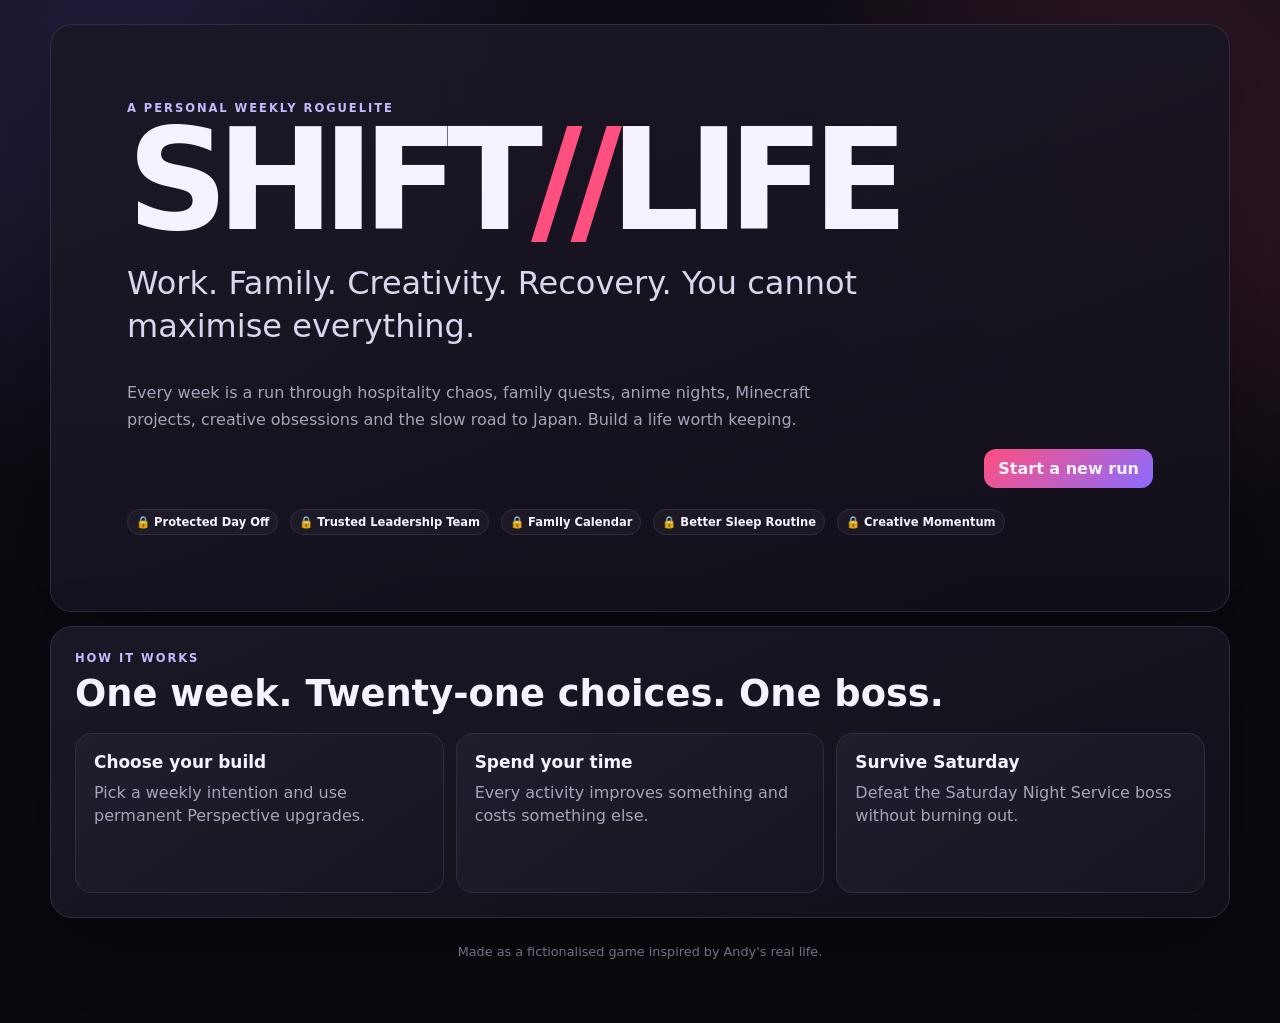
<file: index.html>
<!doctype html>
<html lang="en">
<head>
  <meta charset="utf-8" />
  <meta name="viewport" content="width=device-width,initial-scale=1" />
  <meta http-equiv="refresh" content="0; url=./play.html" />
  <title>Opening SHIFT//LIFE…</title>
  <script>window.location.replace('./play.html');</script>
</head>
<body>
  <p><a href="./play.html">Tap here to play SHIFT//LIFE</a></p>
</body>
</html>
</file>
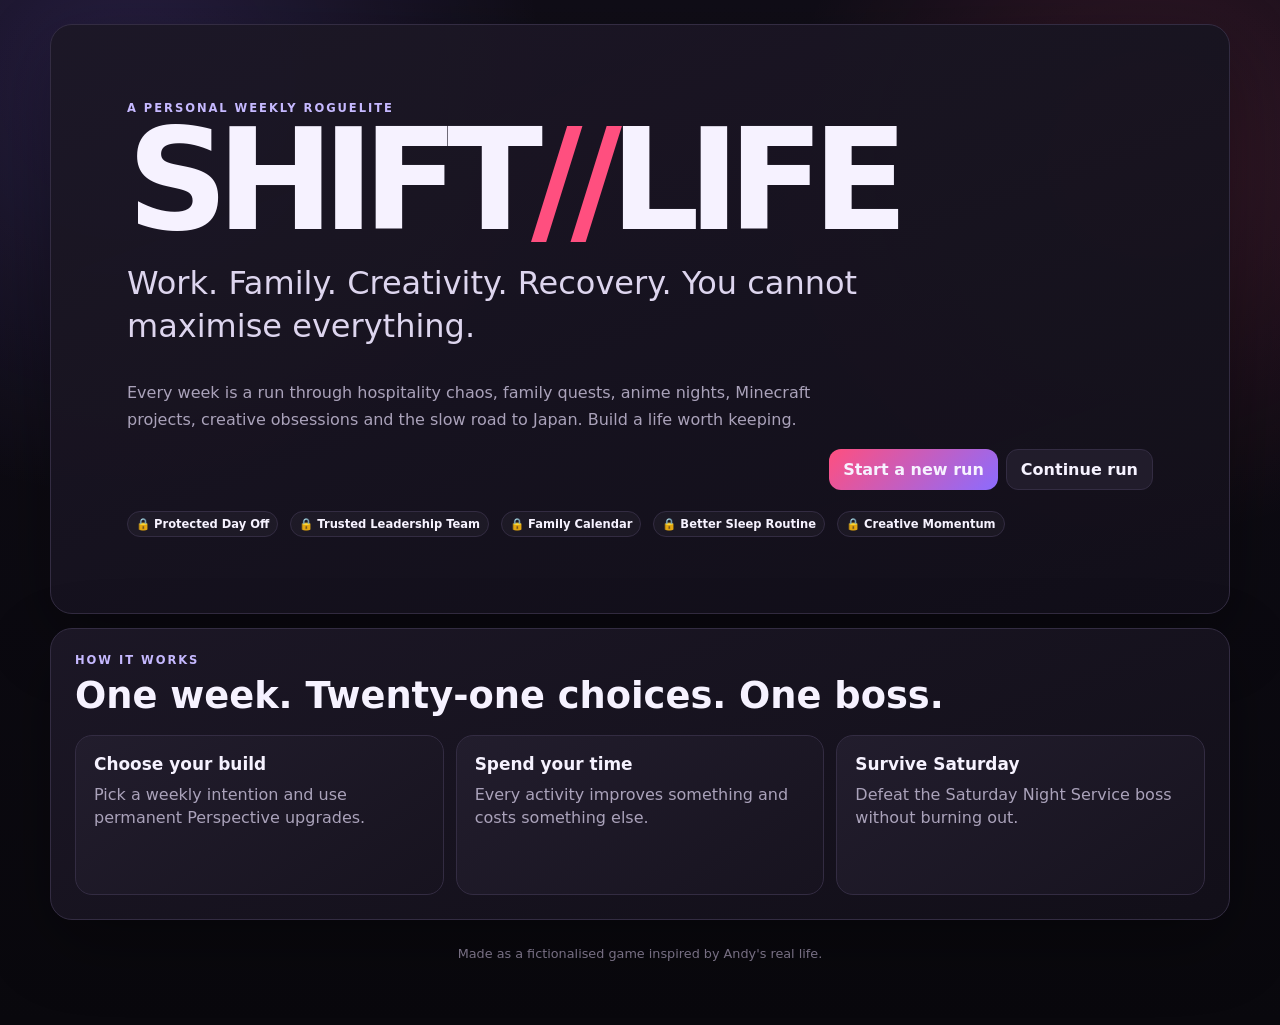
<file: play.html>
<!doctype html>
<html lang="en">
<head>
  <meta charset="utf-8" />
  <meta name="viewport" content="width=device-width,initial-scale=1,viewport-fit=cover" />
  <meta name="theme-color" content="#0a0810" />
  <meta name="description" content="SHIFT//LIFE — Andy's personal weekly roguelite." />
  <title>SHIFT//LIFE</title>
  <style>
    :root{
      color-scheme:dark;
      --bg:#09080d;--panel:#15121d;--panel2:#1b1724;--line:#332c42;
      --text:#f6f2ff;--muted:#aaa2ba;--pink:#ff4f7f;--violet:#8b6cff;
      --green:#78e0b4;--red:#ff8597;--gold:#ffd166;--blue:#72c7ff;
      font-family:Inter,ui-sans-serif,system-ui,-apple-system,BlinkMacSystemFont,"Segoe UI",sans-serif;
    }
    *{box-sizing:border-box} html{min-height:100%;background:var(--bg)}
    body{margin:0;min-width:320px;min-height:100vh;color:var(--text);background:
      radial-gradient(circle at 10% 8%,rgba(139,108,255,.18),transparent 28%),
      radial-gradient(circle at 90% 16%,rgba(255,79,127,.16),transparent 26%),
      linear-gradient(180deg,#100d17 0%,#09080d 100%);}
    button{font:inherit}button:focus-visible{outline:3px solid #a893ff;outline-offset:3px}
    .app{width:min(1180px,calc(100% - 22px));margin:auto;padding:12px 0 64px}
    .panel{background:linear-gradient(160deg,rgba(28,23,38,.97),rgba(18,15,25,.96));border:1px solid var(--line);border-radius:22px;box-shadow:0 24px 70px rgba(0,0,0,.32)}
    .top{display:flex;align-items:center;justify-content:space-between;gap:20px;padding:19px 22px;position:sticky;top:8px;z-index:5;backdrop-filter:blur(16px)}
    .brand{font-weight:950;letter-spacing:-.06em;font-size:clamp(1.7rem,5vw,3.2rem);line-height:.9}.brand b{color:var(--pink)}
    .eyebrow{margin:0 0 7px;font-size:.72rem;font-weight:900;letter-spacing:.17em;color:#c6b9ff}
    h1,h2,h3,p{margin-top:0}.top h2{margin:0;font-size:clamp(1.2rem,4vw,2.1rem)}.top h2 span{color:var(--muted);font-size:.55em;font-weight:700}
    .controls{display:flex;flex-wrap:wrap;justify-content:flex-end;gap:8px}
    .btn{border:1px solid var(--line);border-radius:12px;padding:10px 14px;color:var(--text);background:#211c2b;cursor:pointer;font-weight:800;transition:.15s transform,.15s border-color,.15s background}
    .btn:hover{transform:translateY(-2px);border-color:#6f5a94}.btn.primary{border:0;background:linear-gradient(135deg,var(--pink),var(--violet))}.btn.ghost{background:transparent;color:var(--muted)}
    .hero{padding:clamp(30px,7vw,76px);margin-top:12px}.hero h1{font-size:clamp(3.3rem,13vw,8.8rem);line-height:.83;letter-spacing:-.085em;margin-bottom:23px}.hero h1 b{color:var(--pink)}
    .hero .lead{font-size:clamp(1.2rem,3vw,2rem);max-width:780px;color:#ddd5ee;line-height:1.35}.hero .copy{max-width:720px;color:var(--muted);line-height:1.65}
    .section{padding:24px;margin-top:14px}.section-head{display:flex;align-items:flex-end;justify-content:space-between;gap:16px;margin-bottom:18px}.section-head h2{margin:0;font-size:clamp(1.45rem,4vw,2.3rem)}
    .grid{display:grid;grid-template-columns:repeat(3,minmax(0,1fr));gap:12px}
    .card{width:100%;min-height:160px;text-align:left;border:1px solid var(--line);border-radius:17px;background:linear-gradient(145deg,#221d2d,#17131f);color:var(--text);padding:18px;cursor:pointer;display:flex;flex-direction:column;align-items:flex-start;transition:.16s transform,.16s border-color,.16s background}
    .card:hover{transform:translateY(-3px);border-color:#7f64ad;background:linear-gradient(145deg,#2d2440,#1d1728)}.card strong{font-size:1.06rem}.card p{color:var(--muted);line-height:1.45;margin:9px 0 16px}.card .effects{margin-top:auto}
    .tag,.fx,.pill{display:inline-flex;align-items:center;gap:5px;border:1px solid var(--line);border-radius:999px;padding:5px 8px;font-size:.72rem;font-weight:900;margin:3px 4px 0 0;background:rgba(255,255,255,.035)}
    .fx.good{color:var(--green)}.fx.bad{color:var(--red)}.pill{font-size:.8rem;padding:8px 11px;color:#ddd5ee}
    .stats{display:grid;grid-template-columns:repeat(6,minmax(0,1fr));gap:9px;margin:14px 0}.stat{padding:13px;border:1px solid var(--line);border-radius:15px;background:var(--panel2)}.stat.danger{border-color:#8e3d51;box-shadow:inset 0 0 0 1px rgba(255,79,127,.2)}
    .stat-head{display:flex;justify-content:space-between;gap:9px;font-size:.78rem}.stat-head span{color:var(--muted)}.meter{height:7px;border-radius:999px;background:#2c2638;overflow:hidden;margin-top:10px}.meter i{display:block;height:100%;border-radius:inherit;background:linear-gradient(90deg,var(--violet),var(--pink))}
    .choice-layout{display:grid;grid-template-columns:minmax(0,1.65fr) minmax(280px,.7fr);gap:14px}.activity-grid{display:grid;grid-template-columns:repeat(2,minmax(0,1fr));gap:11px}.activity-grid .card{min-height:150px}
    .timeline{padding:21px}.timeline article{padding:14px 0;border-top:1px solid var(--line)}.timeline article:first-child{border-top:0}.timeline strong{display:block}.timeline p{margin:5px 0 0;color:var(--muted);line-height:1.45;font-size:.92rem}
    .event{padding:clamp(25px,6vw,58px);border-color:#5b446e;background:linear-gradient(150deg,#24182f,#15121d)}.event h2{font-size:clamp(2rem,7vw,4.6rem);line-height:.96;letter-spacing:-.045em}.event .story{max-width:760px;font-size:1.08rem;color:#d8d0e7;line-height:1.62}.event .grid{margin-top:24px}
    .boss{border-color:#7f334d;background:linear-gradient(150deg,#3a1724,#17121b)}.bossbar{margin:24px 0}.bossbar div:first-child{display:flex;justify-content:space-between;font-weight:900}.bossbar .meter{height:13px}.bossbar .meter i{background:linear-gradient(90deg,#ffad5c,#ff466e)}
    .ending{text-align:center;padding:clamp(38px,9vw,90px)}.ending h2{font-size:clamp(2.3rem,8vw,6rem);letter-spacing:-.06em;line-height:.94}.ending p{max-width:760px;margin:18px auto;color:var(--muted);font-size:1.08rem;line-height:1.7}.reward{display:inline-block;margin:10px 0 25px;padding:12px 16px;border:1px solid #6e5795;border-radius:999px;background:#241d33;font-weight:900;color:#d8ccff}
    .meta{display:flex;flex-wrap:wrap;gap:8px;margin-top:18px}.notice{padding:11px 14px;border:1px solid var(--line);border-radius:12px;color:var(--muted);background:#15121c}
    .hidden{display:none!important}.toast{position:fixed;right:16px;bottom:16px;z-index:20;padding:12px 16px;border-radius:12px;background:#2a2139;border:1px solid #654f86;box-shadow:0 20px 50px rgba(0,0,0,.4);font-weight:800;animation:pop .18s ease-out}@keyframes pop{from{transform:translateY(12px);opacity:0}}
    footer{text-align:center;color:#776f83;padding:26px 8px 0;font-size:.8rem}
    @media(max-width:900px){.grid{grid-template-columns:repeat(2,minmax(0,1fr))}.stats{grid-template-columns:repeat(3,minmax(0,1fr))}.choice-layout{grid-template-columns:1fr}}
    @media(max-width:620px){.app{width:min(100% - 14px,1180px);padding-top:7px}.top{align-items:flex-start;position:static}.top,.section-head{flex-direction:column}.controls{justify-content:flex-start}.grid,.activity-grid{grid-template-columns:1fr}.stats{grid-template-columns:repeat(2,minmax(0,1fr))}.card{min-height:138px}.hero{padding:34px 22px}.section{padding:19px}}
  </style>
</head>
<body>
<div id="app" class="app"></div>
<script>
(() => {
  'use strict';
  const SAVE_KEY='shift-life-v2';
  const DAYS=['Monday','Tuesday','Wednesday','Thursday','Friday','Saturday','Sunday'];
  const SLOTS=['Morning','Day','Evening'];
  const META={
    energy:{label:'Energy',icon:'⚡',max:100},stress:{label:'Stress',icon:'🌀',max:100},
    family:{label:'Family',icon:'🏠',max:100},team:{label:'Team',icon:'🤝',max:100},
    creativity:{label:'Creativity',icon:'✦',max:100},cash:{label:'Cash',icon:'£',max:300}
  };
  const INTENTIONS=[
    {id:'family',name:'Family First',desc:'Protect the moments that make all the graft worth it.',fx:{family:15,energy:5,team:-4}},
    {id:'work',name:'Crush the Forecast',desc:'Push the venue hard, build the team and pray payroll behaves.',fx:{team:14,cash:25,stress:10}},
    {id:'create',name:'Creative Awakening',desc:'Turn music, THRESHOLD and game ideas into something real.',fx:{creativity:20,energy:-6,stress:5}},
    {id:'recover',name:'Recovery Week',desc:'Rest like it is part of the plan, not proof you failed.',fx:{energy:22,stress:-16,cash:-10}},
    {id:'hero',name:'Main Character Energy',desc:'A bit of progress everywhere, powered by unreasonable confidence.',fx:{energy:5,family:5,team:5,creativity:5,stress:5}},
    {id:'chaos',name:'Absolute Chaos',desc:'Mystery bonuses. Mystery damage. Very on brand.',chaos:true,fx:{}}
  ];
  const ACTIVITIES=[
    {id:'shift',title:'Run the Orange Tree',desc:'Lead the shift, rescue service and absorb the unexpected.',fx:{energy:-15,stress:12,team:12,cash:22}},
    {id:'coach',title:'Coach the Team',desc:'Develop people so Andy does not have to become the whole venue.',fx:{energy:-8,stress:-2,team:17,cash:5}},
    {id:'becky',title:'Time with Becky',desc:'Put the phone down, make an actual dinner decision and reconnect.',fx:{energy:-5,stress:-13,family:18,cash:-8}},
    {id:'kids',title:'Family Quest Night',desc:'Anime with Isla, Minecraft with Quinn, chaos with everyone.',fx:{energy:-7,stress:-10,family:17,creativity:5}},
    {id:'create',title:'Create Something',desc:'Write a song, build THRESHOLD or improve SHIFT//LIFE.',fx:{energy:-12,stress:3,creativity:21}},
    {id:'rest',title:'Actually Rest',desc:'Eat properly, switch off and sleep before another idea arrives.',fx:{energy:25,stress:-19,creativity:-2}},
    {id:'japan',title:'Build the Japan Fund',desc:'Plan Tokyo and stop side quests eating the travel money.',fx:{energy:-4,stress:-3,family:5,cash:16}},
    {id:'hobby',title:'Cards, Games & Anime',desc:'Reset with Xbox, Union Arena, Pokémon or one episode that becomes four.',fx:{energy:-5,stress:-11,family:7,creativity:7,cash:-5}}
  ];
  const EVENTS=[
    {title:'The 7:04 AM Call-In',story:'A message lands before breakfast: tonight\'s shift is suddenly one person lighter.',choices:[
      {name:'Cover it yourself',desc:'Fast and dependable, but Andy pays the full cost.',fx:{energy:-13,stress:11,team:-2,cash:7}},
      {name:'Delegate the solution',desc:'Give the managers ownership and back them properly.',fx:{energy:-4,stress:4,team:12}},
      {name:'Rebuild the plan',desc:'Trim non-essential jobs and protect service.',fx:{energy:-6,stress:5,team:5,cash:-3}}]},
    {title:'The Dinner Question',story:'Becky asks what you want for dinner. The entire management skillset suddenly stops working.',choices:[
      {name:'Make a decision immediately',desc:'A rare display of domestic leadership.',fx:{family:10,stress:-7,cash:-5}},
      {name:'Cook together',desc:'More effort, better night.',fx:{energy:-6,family:15,stress:-9,cash:-8}},
      {name:'Order something',desc:'Easy win. Japan fund takes a small hit.',fx:{family:8,stress:-8,cash:-18}}]},
    {title:'Named Five-Star Review',story:'A guest names one of the team and praises the whole experience.',choices:[
      {name:'Celebrate publicly',desc:'Recognition turns one win into team momentum.',fx:{team:14,stress:-5}},
      {name:'Reward the person privately',desc:'A quieter but meaningful leadership moment.',fx:{team:10,family:2,stress:-4}},
      {name:'Immediately raise the target',desc:'Classic hospitality brain.',fx:{team:-5,stress:8,cash:5}}]},
    {title:'New Project at 1:00 AM',story:'A brilliant new idea appears at the exact time a sensible person would be asleep.',choices:[
      {name:'Write it all now',desc:'Huge creative progress. Tomorrow Andy becomes a ghost.',fx:{creativity:18,energy:-16,stress:8}},
      {name:'Capture five lines and sleep',desc:'The responsible creative build.',fx:{creativity:9,energy:4,stress:-2}},
      {name:'Ignore it',desc:'Sleep wins, but the idea may not return.',fx:{energy:12,stress:-5,creativity:-5}}]},
    {title:'The Wine Cooler Incident',story:'A wine cooler is holding sanitiser spray. Nobody knows why. Everybody knows it has happened before.',choices:[
      {name:'Send the message',desc:'Clear expectation. Slightly terrifying punctuation.',fx:{team:4,stress:4}},
      {name:'Buy proper storage',desc:'Solve the system, not just the symptom.',fx:{team:8,cash:-12,stress:-4}},
      {name:'Move it yourself again',desc:'The problem disappears until tomorrow.',fx:{energy:-4,stress:7,team:-3}}]},
    {title:'Dad, Look What I Made',story:'Quinn reveals a Minecraft build that is confusing, ambitious and secretly brilliant.',choices:[
      {name:'Join the build',desc:'The main quest can wait.',fx:{family:15,stress:-9,creativity:8,energy:-5}},
      {name:'Give him a new challenge',desc:'Quinn gains a side quest. Andy gains peace.',fx:{family:10,creativity:5,stress:-5}},
      {name:'Finish your own objective',desc:'Efficient, but slightly less magical.',fx:{family:-3,creativity:6}}]},
    {title:'Attack on Titan Theory',story:'Isla notices a detail that makes the entire story feel more suspicious.',choices:[
      {name:'Pause and debate it',desc:'The episode becomes a full investigation.',fx:{family:12,creativity:8,stress:-6}},
      {name:'Keep watching',desc:'Answers may arrive. Sleep may not.',fx:{family:8,energy:-7,stress:-5}},
      {name:'Pretend you already knew',desc:'A dangerous bluff.',fx:{family:3,stress:2}}]},
    {title:'Forecast Refocused',story:'The sales forecast changes after the rota is already live.',choices:[
      {name:'Rewrite everything',desc:'Maximum control, minimum remaining patience.',fx:{energy:-12,stress:12,team:-4,cash:10}},
      {name:'Make targeted changes',desc:'Protect service and cut only what matters.',fx:{energy:-6,stress:5,team:5,cash:8}},
      {name:'Trust the original plan',desc:'Bold. Possibly wise. Possibly expensive.',fx:{stress:4,team:3,cash:-10}}]},
    {title:'Binder Treasure',story:'A forgotten Pokémon card looks much more valuable than expected.',choices:[
      {name:'Sell it',desc:'The Japan fund approves.',fx:{cash:28,creativity:-2}},
      {name:'Grade it',desc:'Spend now for a chance at legendary loot later.',fx:{cash:-14,creativity:8,stress:3}},
      {name:'Keep it forever',desc:'Collector logic cannot be defeated.',fx:{creativity:6,family:3}}]}
  ];
  const BOSS_ACTIONS=[
    {id:'delegate',name:'Delegate & Direct',desc:'Use the team properly instead of becoming every role.',damage:29,fx:{energy:-6,stress:4,team:8}},
    {id:'section',name:'Jump on Section',desc:'Huge immediate impact. Huge personal cost.',damage:43,fx:{energy:-16,stress:11,team:3}},
    {id:'guest',name:'Guest Recovery',desc:'Stabilise sentiment and buy the floor breathing room.',damage:23,fx:{energy:-5,stress:-3,team:4,cash:-10}},
    {id:'reset',name:'Five-Minute Reset',desc:'Slow the panic, regroup and make the next move stronger.',damage:13,fx:{energy:5,stress:-10,team:2}}
  ];
  const UPGRADES=[
    {id:'boundaries',name:'Protected Day Off',cost:4,desc:'Start each run with −8 stress.',apply:s=>s.stats.stress-=8},
    {id:'delegation',name:'Trusted Leadership Team',cost:5,desc:'Start each run with +10 team morale.',apply:s=>s.stats.team+=10},
    {id:'home',name:'Family Calendar',cost:5,desc:'Start each run with +10 family connection.',apply:s=>s.stats.family+=10},
    {id:'sleep',name:'Better Sleep Routine',cost:6,desc:'Start each run with +12 energy.',apply:s=>s.stats.energy+=12},
    {id:'spark',name:'Creative Momentum',cost:6,desc:'Start each run with +12 creativity.',apply:s=>s.stats.creativity+=12}
  ];
  const INITIAL={energy:70,stress:20,family:50,team:45,creativity:38,cash:105};
  const freshMeta=()=>({perspective:0,unlocks:[]});
  const freshRun=(meta=freshMeta())=>({version:2,screen:'start',day:0,slot:0,intention:null,stats:{...INITIAL},meta:{...meta,unlocks:[...meta.unlocks]},log:[{title:'Monday Reset',text:'A new week begins. Choose what matters before the week chooses for you.'}],pendingEvent:null,eventDeck:[],actions:0,boss:{active:false,health:100,round:0,defeated:false},ending:null});
  let state=load()||freshRun();
  const app=document.getElementById('app');

  function clamp(){for(const k of Object.keys(META)){const max=META[k].max;state.stats[k]=Math.max(0,Math.min(max,Math.round(state.stats[k]||0)));}}
  function apply(fx={}){for(const [k,v] of Object.entries(fx))state.stats[k]=(state.stats[k]||0)+v;clamp();}
  function log(title,text){state.log.unshift({title,text});state.log=state.log.slice(0,18)}
  function save(show=false){localStorage.setItem(SAVE_KEY,JSON.stringify(state));if(show)toast('Run saved')}
  function load(){try{const x=JSON.parse(localStorage.getItem(SAVE_KEY));return x&&x.version===2?x:null}catch{return null}}
  function fmtFx(k,v){const bad=k==='stress'?v>0:v<0;const sign=v>0?'+':'';return `<span class="fx ${bad?'bad':'good'}">${META[k]?.icon||''} ${sign}${v}</span>`}
  function effects(fx){return Object.entries(fx||{}).map(([k,v])=>fmtFx(k,v)).join('')}
  function top(){if(state.screen==='start')return'';const day=DAYS[Math.min(state.day,6)]||'Run complete',slot=SLOTS[state.slot]||'';return `<header class="top panel"><div><p class="eyebrow">SHIFT//LIFE</p><h2>${day} <span>${slot}</span></h2></div><div class="controls"><span class="pill">✦ ${state.meta.perspective}</span><button class="btn" data-act="save">Save</button><button class="btn ghost" data-act="home">Menu</button></div></header>`}
  function stats(){return `<section class="stats">${Object.entries(META).map(([k,m])=>{const v=state.stats[k],danger=k==='stress'?v>=76:(k!=='cash'&&v<=18),pct=Math.min(100,(v/m.max)*100);return `<article class="stat ${danger?'danger':''}"><div class="stat-head"><span>${m.icon} ${m.label}</span><strong>${k==='cash'?'£':''}${v}</strong></div><div class="meter"><i style="width:${pct}%"></i></div></article>`}).join('')}</section>`}
  function renderStart(){app.innerHTML=`<main>${top()}<section class="hero panel"><p class="eyebrow">A PERSONAL WEEKLY ROGUELITE</p><h1>SHIFT<b>//</b>LIFE</h1><p class="lead">Work. Family. Creativity. Recovery. You cannot maximise everything.</p><p class="copy">Every week is a run through hospitality chaos, family quests, anime nights, Minecraft projects, creative obsessions and the slow road to Japan. Build a life worth keeping.</p><div class="controls"><button class="btn primary" data-act="new">Start a new run</button>${localStorage.getItem(SAVE_KEY)?'<button class="btn" data-act="continue">Continue run</button>':''}</div><div class="meta">${UPGRADES.map(u=>`<span class="tag">${state.meta.unlocks.includes(u.id)?'✓':'🔒'} ${u.name}</span>`).join('')}</div></section><section class="section panel"><div class="section-head"><div><p class="eyebrow">HOW IT WORKS</p><h2>One week. Twenty-one choices. One boss.</h2></div></div><div class="grid"><article class="card" style="cursor:default"><strong>Choose your build</strong><p>Pick a weekly intention and use permanent Perspective upgrades.</p></article><article class="card" style="cursor:default"><strong>Spend your time</strong><p>Every activity improves something and costs something else.</p></article><article class="card" style="cursor:default"><strong>Survive Saturday</strong><p>Defeat the Saturday Night Service boss without burning out.</p></article></div></section></main><footer>Made as a fictionalised game inspired by Andy's real life.</footer>`}
  function renderIntentions(){app.innerHTML=`<main>${top()}<section class="section panel"><div class="section-head"><div><p class="eyebrow">MONDAY RESET</p><h2>Choose this week's intention</h2></div></div><div class="grid">${INTENTIONS.map(i=>`<button class="card" data-intent="${i.id}"><strong>${i.name}</strong><p>${i.desc}</p><div class="effects">${i.chaos?'<span class="tag">???</span>':effects(i.fx)}</div></button>`).join('')}</div></section>${renderUpgrades()}</main>`}
  function renderUpgrades(){const available=UPGRADES.filter(u=>!state.meta.unlocks.includes(u.id));return `<section class="section panel"><div class="section-head"><div><p class="eyebrow">PERMANENT PROGRESSION</p><h2>Spend Perspective</h2></div><span class="pill">✦ ${state.meta.perspective}</span></div>${available.length?`<div class="grid">${available.map(u=>`<button class="card" data-upgrade="${u.id}" ${state.meta.perspective<u.cost?'disabled':''}><strong>${u.name}</strong><p>${u.desc}</p><span class="tag">✦ ${u.cost}</span></button>`).join('')}</div>`:'<div class="notice">Every current permanent upgrade is unlocked.</div>'}</section>`}
  function activityCard(a){return `<button class="card" data-activity="${a.id}"><strong>${a.title}</strong><p>${a.desc}</p><div class="effects">${effects(a.fx)}</div></button>`}
  function renderWeek(){app.innerHTML=`<main>${top()}${stats()}<section class="choice-layout"><section class="section panel"><div class="section-head"><div><p class="eyebrow">CHOOSE ONE</p><h2>How do you spend this part of the day?</h2></div><span class="pill">${state.actions}/21</span></div><div class="activity-grid">${ACTIVITIES.map(activityCard).join('')}</div></section><aside class="timeline panel"><p class="eyebrow">RUN LOG</p><h3>What happened</h3>${state.log.map(x=>`<article><strong>${x.title}</strong><p>${x.text}</p></article>`).join('')}</aside></section></main>`}
  function renderEvent(){const e=state.pendingEvent;app.innerHTML=`<main>${top()}${stats()}<section class="event panel"><p class="eyebrow">LIFE EVENT</p><h2>${e.title}</h2><p class="story">${e.story}</p><div class="grid">${e.choices.map((c,i)=>`<button class="card" data-event-choice="${i}"><strong>${c.name}</strong><p>${c.desc}</p><div>${effects(c.fx)}</div></button>`).join('')}</div></section></main>`}
  function renderBoss(){app.innerHTML=`<main>${top()}${stats()}<section class="event boss panel"><p class="eyebrow">WEEKLY BOSS</p><h2>Saturday Night Service</h2><p class="story">Three hundred covers. The printer is screaming. A walk-in party of eight has arrived. Table 24 has developed a new allergy.</p><div class="bossbar"><div><span>Service Pressure</span><span>${state.boss.health}/100</span></div><div class="meter"><i style="width:${state.boss.health}%"></i></div></div><div class="grid">${BOSS_ACTIONS.map(a=>`<button class="card" data-boss="${a.id}"><strong>${a.name}</strong><p>${a.desc}</p><div><span class="tag">⚔ −${a.damage}</span>${effects(a.fx)}</div></button>`).join('')}</div></section></main>`}
  function ending(){const s=state.stats;if(s.stress>=90||s.energy<=5)return{title:'The Burnout Ending',text:'Andy carried every problem personally until there was nothing left to spend. The next run begins with one lesson: accepting help is also progress.'};if(s.family>=72&&s.team>=60&&s.stress<70)return{title:'The Together Ending',text:'The week was imperfect, but work moved forward and the people Andy loves still felt his presence. This is the rarest successful run.'};if(s.team>=84)return{title:'The Orange Legacy',text:'The team finishes stronger than it started. Problems are being solved without Andy needing to become the solution to everything.'};if(s.creativity>=84)return{title:'Creative Awakening',text:'An idea survived contact with real life and became something tangible. Somewhere beyond the normal world, The Threshold notices.'};if(s.cash>=220)return{title:'Tokyo Gets Closer',text:'The Japan fund survives another week. Neon streets, Pokémon shops and a shared adventure move one step nearer.'};return{title:'Another Week Survived',text:'Nothing was perfectly balanced, but the run continues. Perspective gained is never completely lost.'}}
  function perspective(){const s=state.stats;return Math.max(2,Math.round((s.energy+s.family+s.team+s.creativity-s.stress)/34)+(state.boss.defeated?2:0))}
  function renderEnding(){app.innerHTML=`<main>${top()}${stats()}<section class="ending panel"><p class="eyebrow">RUN COMPLETE</p><h2>${state.ending.title}</h2><p>${state.ending.text}</p><div class="reward">✦ ${state.earned} Perspective gained</div><div class="controls" style="justify-content:center"><button class="btn primary" data-act="new">Begin another run</button><button class="btn" data-act="menu">Main menu</button><button class="btn ghost" data-act="wipe">Delete save</button></div></section></main>`}
  function render(){if(state.screen==='start')renderStart();else if(state.screen==='intent')renderIntentions();else if(state.screen==='week')renderWeek();else if(state.screen==='event')renderEvent();else if(state.screen==='boss')renderBoss();else renderEnding();save()}
  function startNew(){const meta={...state.meta,unlocks:[...state.meta.unlocks]};state=freshRun(meta);state.screen='intent';render()}
  function applyUpgrades(){for(const u of UPGRADES)if(state.meta.unlocks.includes(u.id))u.apply(state);clamp()}
  function chooseIntent(id){const i=INTENTIONS.find(x=>x.id===id);if(!i)return;state.intention=id;applyUpgrades();if(i.chaos){for(const k of Object.keys(META))apply({[k]:Math.floor(Math.random()*31)-10})}else apply(i.fx);log(i.name,i.desc);state.screen='week';render()}
  function chooseActivity(id){const a=ACTIVITIES.find(x=>x.id===id);if(!a)return;apply(a.fx);log(a.title,`${DAYS[state.day]} ${SLOTS[state.slot]}: ${a.desc}`);state.actions++;advance();if(state.screen==='week'&&Math.random()<.42)openEvent();render()}
  function buildDeck(){const pool=[...EVENTS];for(let i=pool.length-1;i>0;i--){const j=Math.floor(Math.random()*(i+1));[pool[i],pool[j]]=[pool[j],pool[i]]}return pool.map((_,i)=>i)}
  function openEvent(){if(!state.eventDeck.length)state.eventDeck=buildDeck();const idx=state.eventDeck.shift();state.pendingEvent=EVENTS[idx];state.screen='event'}
  function chooseEvent(i){const e=state.pendingEvent,c=e.choices[i];apply(c.fx);log(e.title,`${c.name}: ${c.desc}`);state.pendingEvent=null;state.screen='week';render()}
  function advance(){state.slot++;if(state.slot>=3){state.slot=0;state.day++}if(state.day===5&&state.slot===2&&!state.boss.defeated){state.boss.active=true;state.screen='boss';return}if(state.day>=7)completeRun()}
  function bossAction(id){const a=BOSS_ACTIONS.find(x=>x.id===id);if(!a)return;apply(a.fx);const retaliation=Math.max(3,13-Math.floor(state.stats.team/12));apply({stress:retaliation,energy:-Math.ceil(retaliation/3)});state.boss.health=Math.max(0,state.boss.health-a.damage);state.boss.round++;log(a.name,`Service pressure falls by ${a.damage}. The shift hits back for ${retaliation} stress.`);if(state.boss.health<=0){state.boss.defeated=true;state.boss.active=false;apply({team:14,cash:24,stress:-9});log('Boss defeated','Saturday service lands safely. The team earned the win together.');state.screen='week';advance()}render()}
  function completeRun(){state.ending=ending();state.earned=perspective();state.meta.perspective+=state.earned;state.screen='ending'}
  function buyUpgrade(id){const u=UPGRADES.find(x=>x.id===id);if(!u||state.meta.unlocks.includes(id)||state.meta.perspective<u.cost)return;state.meta.perspective-=u.cost;state.meta.unlocks.push(id);toast(`${u.name} unlocked`);render()}
  function toast(msg){const el=document.createElement('div');el.className='toast';el.textContent=msg;document.body.appendChild(el);setTimeout(()=>el.remove(),1700)}
  app.addEventListener('click',e=>{const b=e.target.closest('button');if(!b)return;if(b.dataset.intent)return chooseIntent(b.dataset.intent);if(b.dataset.activity)return chooseActivity(b.dataset.activity);if(b.dataset.eventChoice!==undefined)return chooseEvent(Number(b.dataset.eventChoice));if(b.dataset.boss)return bossAction(b.dataset.boss);if(b.dataset.upgrade)return buyUpgrade(b.dataset.upgrade);switch(b.dataset.act){case'new':startNew();break;case'continue':state=load()||state;render();break;case'save':save(true);break;case'home':case'menu':state.screen='start';render();break;case'wipe':localStorage.removeItem(SAVE_KEY);state=freshRun();render();break;}});
  render();
})();
</script>
</body>
</html>
</file>
